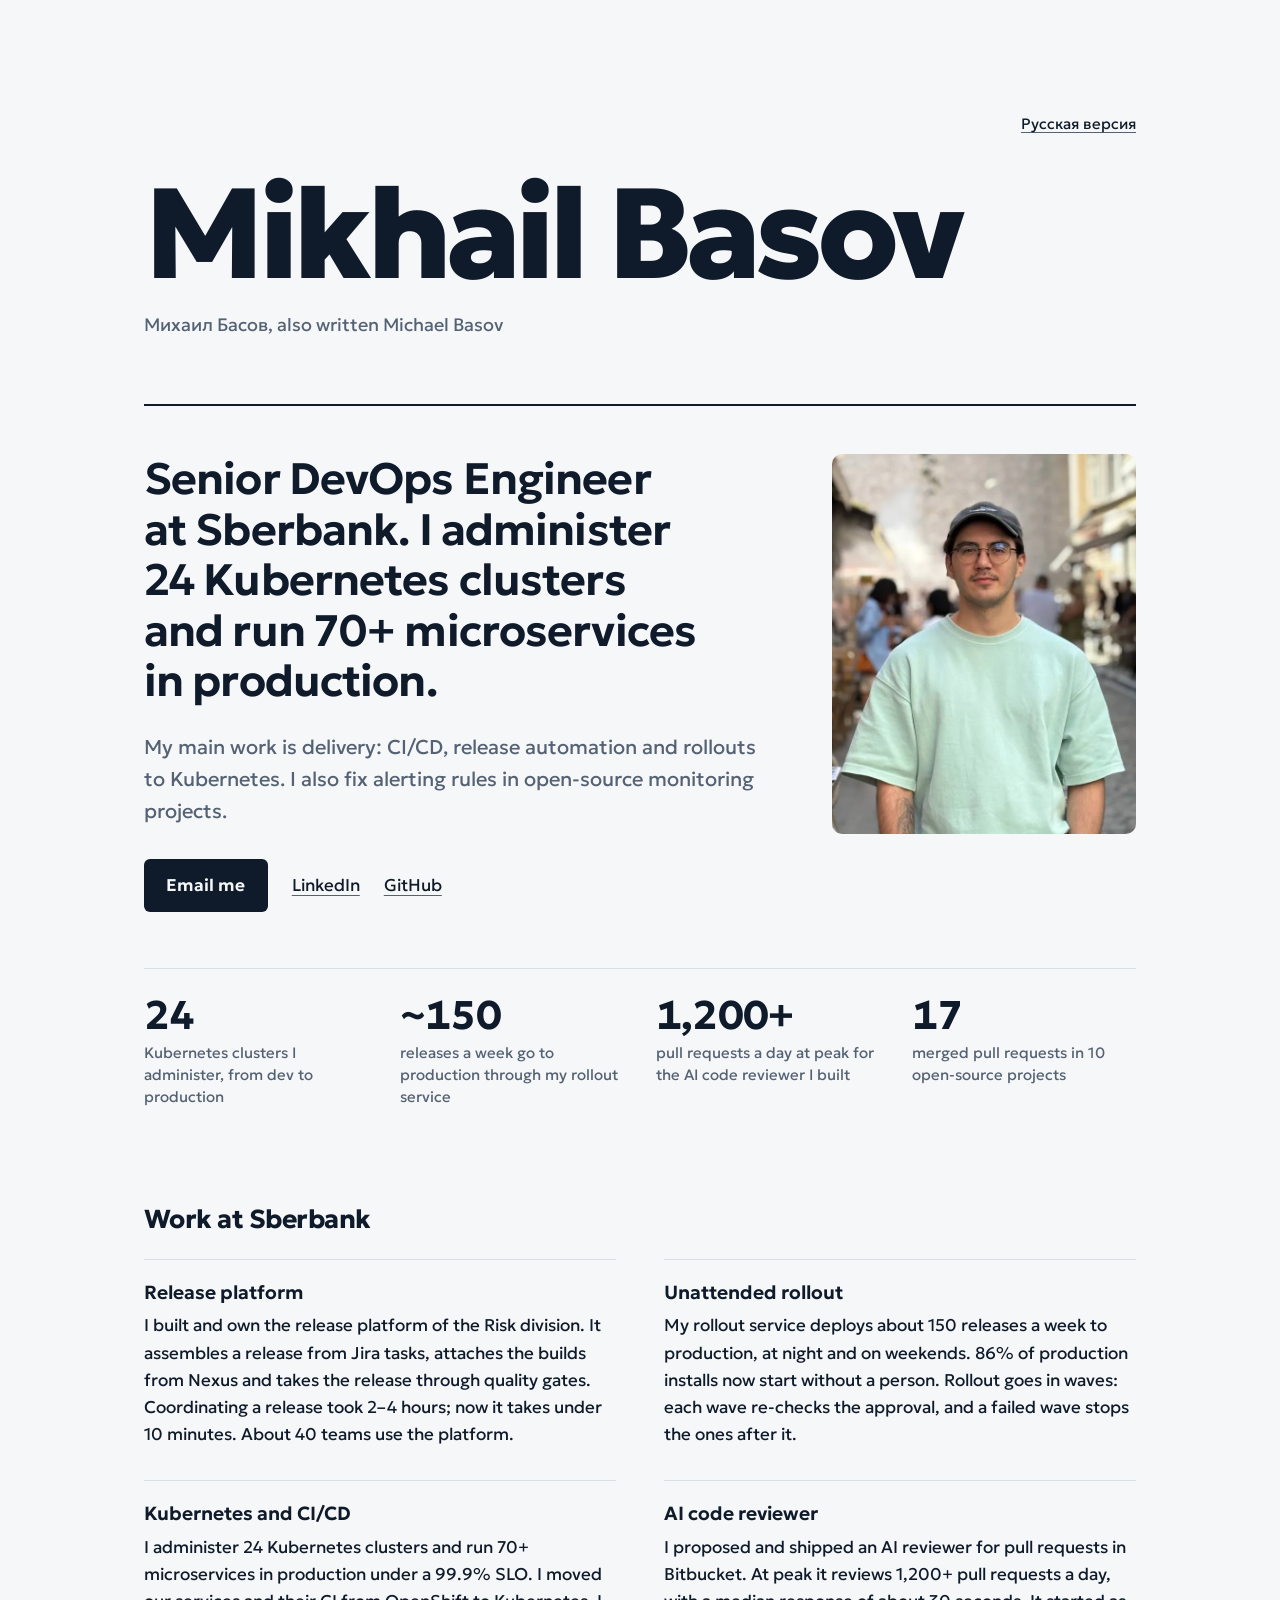
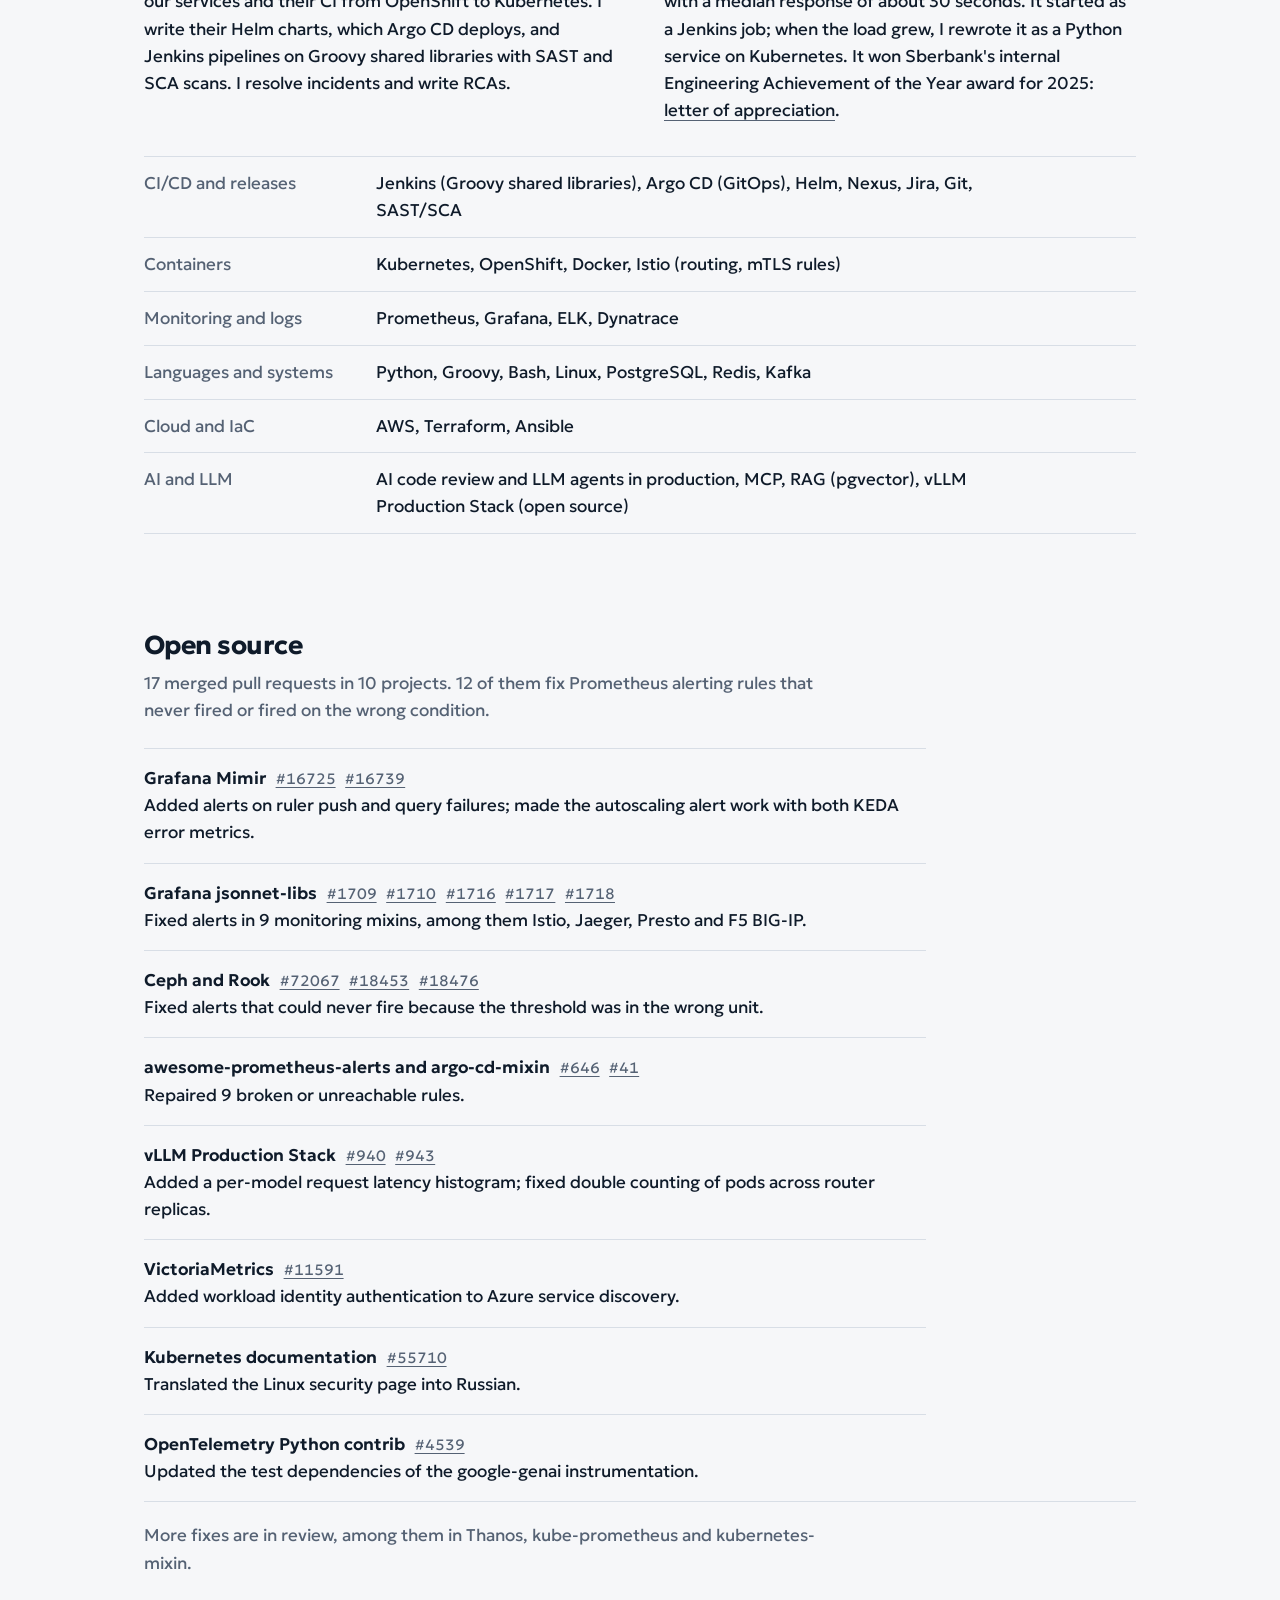
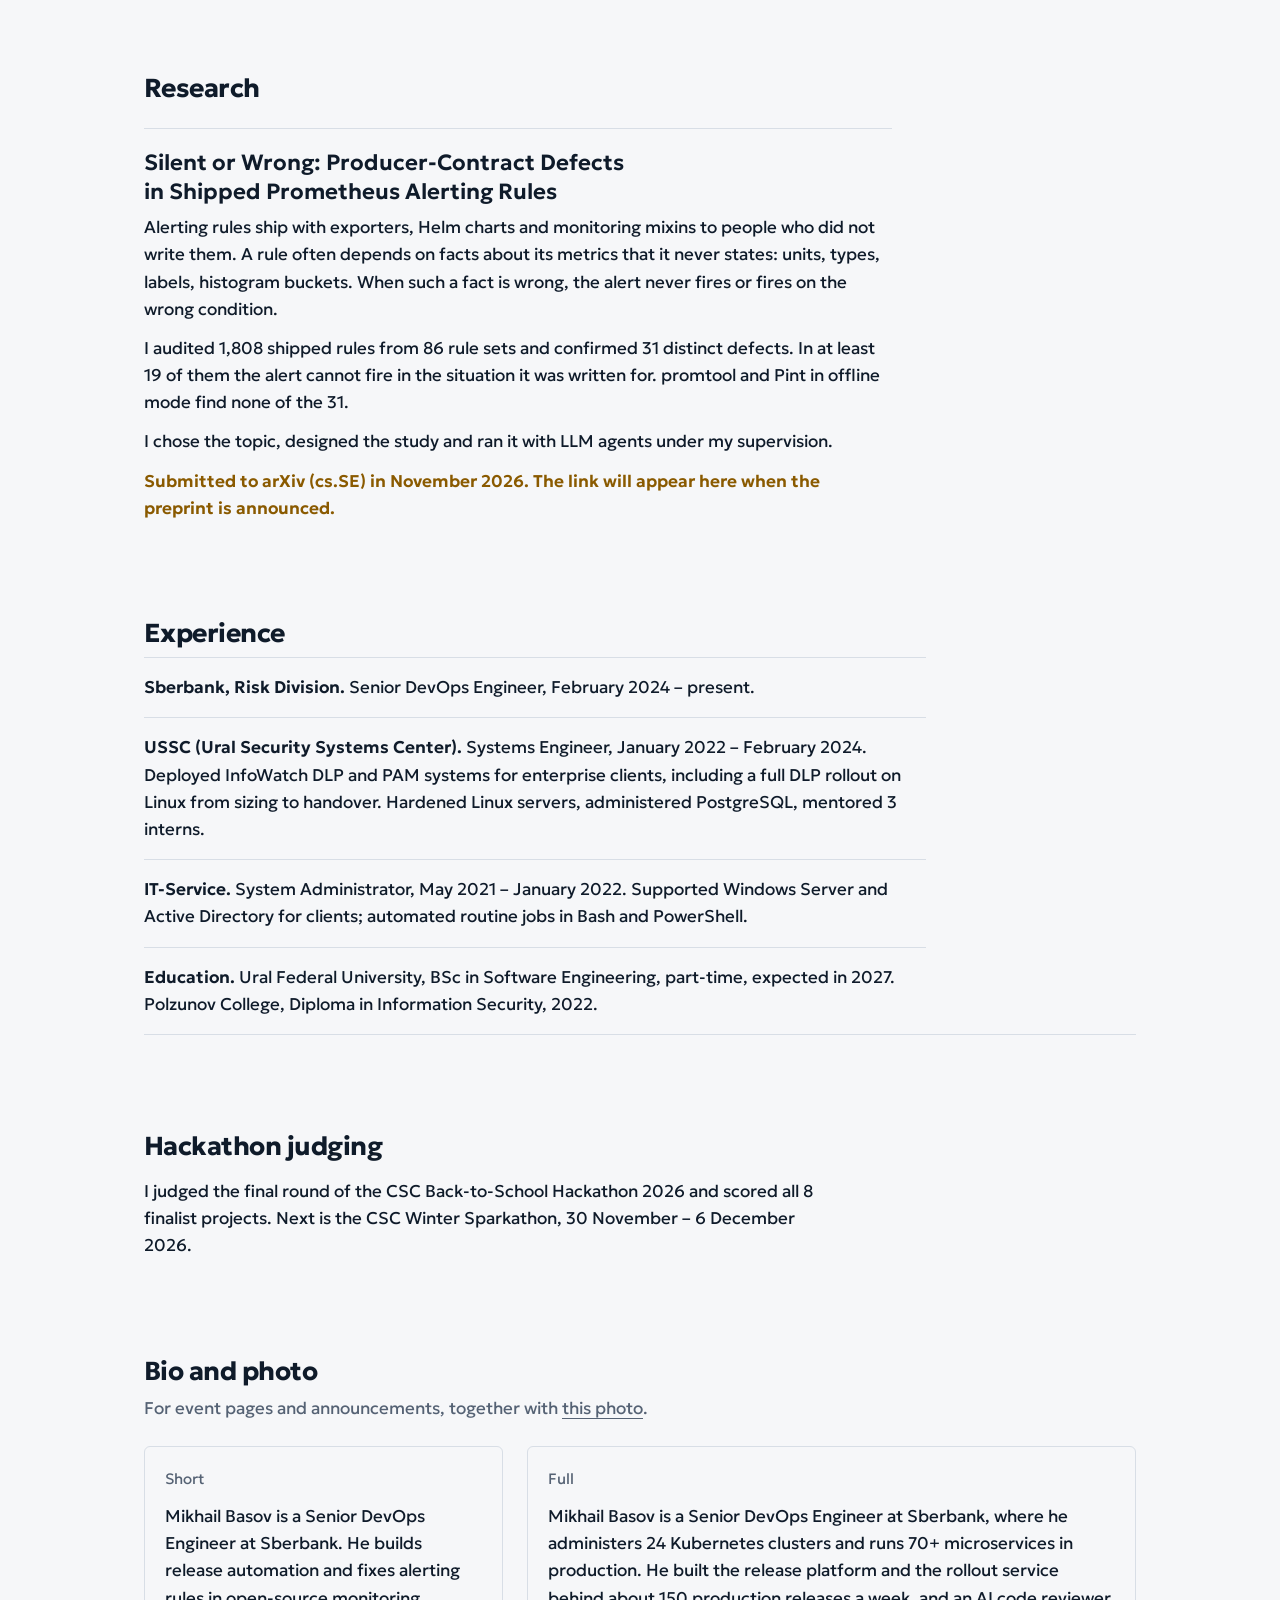
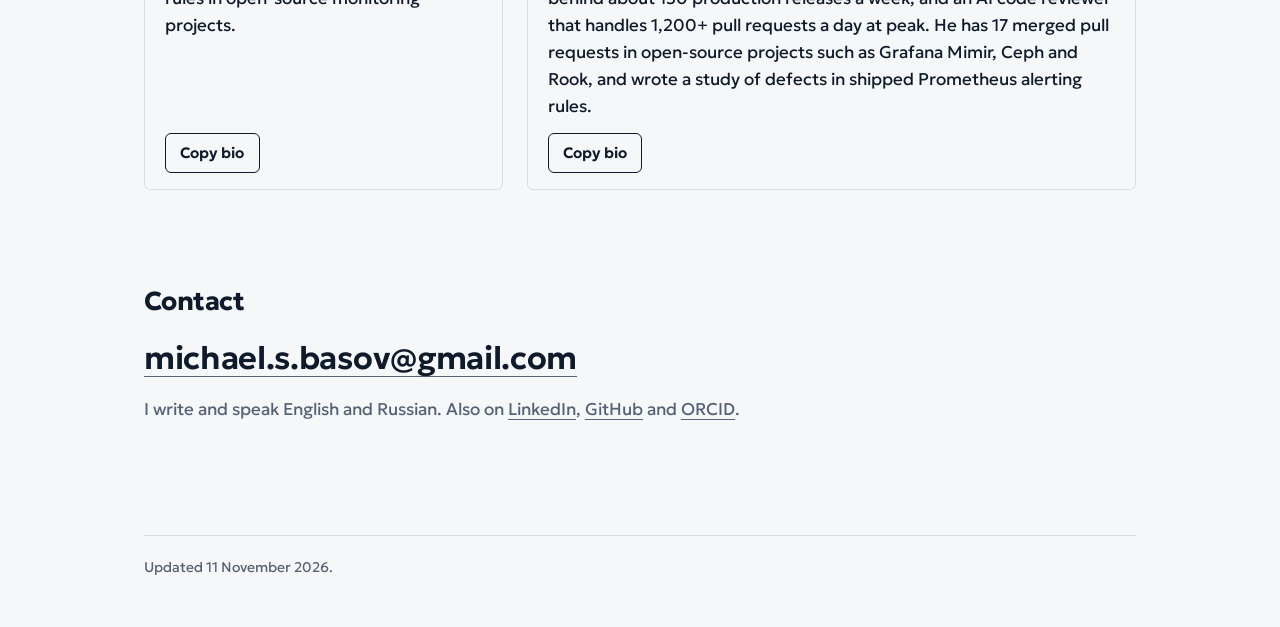
<file: index.html>
<!doctype html>
<html lang="en">
<head>
<meta charset="utf-8">
<meta name="viewport" content="width=device-width, initial-scale=1">
<title>Mikhail Basov, Senior DevOps Engineer</title>
<meta name="description" content="Mikhail Basov is a Senior DevOps Engineer at Sberbank: 24 Kubernetes clusters, release automation, an AI code reviewer, and alerting fixes in open-source monitoring projects.">
<meta name="author" content="Mikhail Basov">
<meta name="google-site-verification" content="wXqjeQaprQdttI6DC9yuihSUztUnCnxNm0q5E77JLOk">
<meta name="msvalidate.01" content="C907816F792465A0310B69FD2093894A">
<meta name="yandex-verification" content="fb7ec4552c0c7ad4">
<link rel="canonical" href="https://mikhailbasov.github.io/">
<link rel="alternate" hreflang="en" href="https://mikhailbasov.github.io/">
<link rel="alternate" hreflang="ru" href="https://mikhailbasov.github.io/ru/">
<link rel="alternate" hreflang="x-default" href="https://mikhailbasov.github.io/">
<meta name="color-scheme" content="light dark">
<meta name="robots" content="max-image-preview:large">
<meta property="og:site_name" content="Mikhail Basov">
<meta property="og:type" content="profile">
<meta property="og:locale" content="en_US">
<meta property="og:locale:alternate" content="ru_RU">
<meta property="og:title" content="Mikhail Basov, Senior DevOps Engineer">
<meta property="og:description" content="Senior DevOps Engineer at Sberbank: Kubernetes, release automation, AI code review and alerting fixes in open source.">
<meta property="og:url" content="https://mikhailbasov.github.io/">
<meta property="profile:first_name" content="Mikhail">
<meta property="profile:last_name" content="Basov">
<meta property="og:image" content="https://mikhailbasov.github.io/mikhail-basov.jpg">
<meta property="og:image:width" content="640">
<meta property="og:image:height" content="800">
<meta property="og:image:alt" content="Mikhail Basov">
<meta name="twitter:card" content="summary">
<link rel="icon" href="/icon-192.png" type="image/png" sizes="192x192">
<link rel="icon" href="/favicon.ico" sizes="48x48">
<link rel="apple-touch-icon" href="/apple-touch-icon.png">
<link rel="alternate" type="text/markdown" href="llms.txt" title="Profile summary for language models">
<link rel="preconnect" href="https://fonts.googleapis.com">
<link rel="preconnect" href="https://fonts.gstatic.com" crossorigin>
<link rel="stylesheet" href="https://fonts.googleapis.com/css2?family=Geologica:wght@300..800&display=swap">
<script type="application/ld+json">
{
  "@context": "https://schema.org",
  "@type": "WebSite",
  "@id": "https://mikhailbasov.github.io/#website",
  "name": "Mikhail Basov",
  "alternateName": ["Михаил Басов", "mikhailbasov.github.io"],
  "url": "https://mikhailbasov.github.io/"
}
</script>
<script type="application/ld+json">
{
  "@context": "https://schema.org",
  "@type": "ProfilePage",
  "@id": "https://mikhailbasov.github.io/#page",
  "url": "https://mikhailbasov.github.io/",
  "name": "Mikhail Basov",
  "inLanguage": "en",
  "dateModified": "2026-11-11T08:25:36Z",
  "mainEntity": {
    "@type": "Person",
    "@id": "https://mikhailbasov.github.io/#person",
    "name": "Mikhail Basov",
    "givenName": "Mikhail",
    "familyName": "Basov",
    "alternateName": ["Michael Basov", "Михаил Басов"],
    "url": "https://mikhailbasov.github.io/",
    "image": "https://mikhailbasov.github.io/mikhail-basov.jpg",
    "email": "mailto:michael.s.basov@gmail.com",
    "jobTitle": "Senior DevOps Engineer",
    "description": "Mikhail Basov is a Senior DevOps Engineer at Sberbank, where he administers 24 Kubernetes clusters and runs 70+ microservices in production. He built the release platform and the rollout service behind about 150 production releases a week, and an AI code reviewer that handles 1,200+ pull requests a day at peak. He has 17 merged pull requests in open-source projects such as Grafana Mimir, Ceph and Rook, and wrote a study of defects in shipped Prometheus alerting rules.",
    "worksFor": {
      "@type": "Organization",
      "name": "Sberbank",
      "sameAs": ["https://en.wikipedia.org/wiki/Sberbank", "https://www.wikidata.org/wiki/Q205012"]
    },
    "affiliation": {
      "@type": "CollegeOrUniversity",
      "name": "Ural Federal University",
      "sameAs": ["https://en.wikipedia.org/wiki/Ural_Federal_University", "https://www.wikidata.org/wiki/Q1506552"]
    },
    "award": "Engineering Achievement of the Year 2025, Sberbank (internal)",
    "knowsLanguage": ["en", "ru"],
    "knowsAbout": ["DevOps", "Kubernetes", "CI/CD", "Release automation", "GitOps", "Prometheus", "Alerting rules", "AI code review"],
    "identifier": {"@type": "PropertyValue", "propertyID": "ORCID", "value": "0009-0002-6459-9166"},
    "sameAs": [
      "https://github.com/banlor",
      "https://www.linkedin.com/in/michael-basov",
      "https://orcid.org/0009-0002-6459-9166"
    ]
  }
}
</script>
<link rel="stylesheet" href="/style.css">
</head>
<body>
<div class="page">
  <header class="identity">
    <p class="lang"><a href="/ru/" hreflang="ru" lang="ru">Русская версия</a></p>
    <h1>Mikhail Basov</h1>
    <p class="aka"><span lang="ru">Михаил Басов</span>, also written Michael Basov</p>
  </header>

  <main>
    <section class="hero" aria-label="Introduction">
      <div class="hero-text">
        <p class="pitch">Senior DevOps Engineer at Sberbank. I administer 24 Kubernetes clusters and run 70+ microservices in production.</p>
        <p class="sub">My main work is delivery: CI/CD, release automation and rollouts to Kubernetes. I also fix alerting rules in open-source monitoring projects.</p>
        <p class="cta">
          <a class="button" href="mailto:michael.s.basov@gmail.com">Email me</a>
          <a rel="me" href="https://www.linkedin.com/in/michael-basov">LinkedIn</a>
          <a rel="me" href="https://github.com/banlor">GitHub</a>
        </p>
      </div>
      <picture class="portrait">
        <source srcset="mikhail-basov.webp" type="image/webp">
        <img src="mikhail-basov.jpg" width="640" height="800" alt="Mikhail Basov">
      </picture>
    </section>

    <ul class="numbers" aria-label="In numbers">
      <li><strong>24</strong><span>Kubernetes clusters I administer, from dev to production</span></li>
      <li><strong>~150</strong><span>releases a week go to production through my rollout service</span></li>
      <li><strong>1,200+</strong><span>pull requests a day at peak for the AI code reviewer I built</span></li>
      <li><strong>17</strong><span>merged pull requests in 10 open-source projects</span></li>
    </ul>

    <section id="work" aria-labelledby="work-title">
      <h2 id="work-title">Work at Sberbank</h2>
      <div class="pillars">
        <article>
          <h3>Release platform</h3>
          <p>I built and own the release platform of the Risk division. It assembles a release from Jira tasks, attaches the builds from Nexus and takes the release through quality gates. Coordinating a release took 2–4 hours; now it takes under 10 minutes. About 40 teams use the platform.</p>
        </article>
        <article>
          <h3>Unattended rollout</h3>
          <p>My rollout service deploys about 150 releases a week to production, at night and on weekends. 86% of production installs now start without a person. Rollout goes in waves: each wave re-checks the approval, and a failed wave stops the ones after it.</p>
        </article>
        <article>
          <h3>Kubernetes and CI/CD</h3>
          <p>I administer 24 Kubernetes clusters and run 70+ microservices in production under a 99.9% SLO. I moved our services and their CI from OpenShift to Kubernetes. I write their Helm charts, which Argo CD deploys, and Jenkins pipelines on Groovy shared libraries with SAST and SCA scans. I resolve incidents and write RCAs.</p>
        </article>
        <article>
          <h3>AI code reviewer</h3>
          <p>I proposed and shipped an AI reviewer for pull requests in Bitbucket. At peak it reviews 1,200+ pull requests a day, with a median response of about 30 seconds. It started as a Jenkins job; when the load grew, I rewrote it as a Python service on Kubernetes. It won Sberbank's internal Engineering Achievement of the Year award for 2025: <a href="https://mikhail-basov-docs.s3.eu-central-1.amazonaws.com/index.html?lang=en">letter of appreciation</a>.</p>
        </article>
      </div>
      <dl class="stack">
        <div><dt>CI/CD and releases</dt><dd>Jenkins (Groovy shared libraries), Argo CD (GitOps), Helm, Nexus, Jira, Git, SAST/SCA</dd></div>
        <div><dt>Containers</dt><dd>Kubernetes, OpenShift, Docker, Istio (routing, mTLS rules)</dd></div>
        <div><dt>Monitoring and logs</dt><dd>Prometheus, Grafana, ELK, Dynatrace</dd></div>
        <div><dt>Languages and systems</dt><dd>Python, Groovy, Bash, Linux, PostgreSQL, Redis, Kafka</dd></div>
        <div><dt>Cloud and IaC</dt><dd>AWS, Terraform, Ansible</dd></div>
        <div><dt>AI and LLM</dt><dd>AI code review and LLM agents in production, MCP, RAG (pgvector), vLLM Production Stack (open source)</dd></div>
      </dl>
    </section>

    <section id="open-source" aria-labelledby="open-source-title">
      <h2 id="open-source-title">Open source</h2>
      <p class="note">17 merged pull requests in 10 projects. 12 of them fix Prometheus alerting rules that never fired or fired on the wrong condition.</p>
      <ul class="topics">
        <li><strong>Grafana Mimir</strong> <span class="prs"><a href="https://github.com/grafana/mimir/pull/16725">#16725</a> <a href="https://github.com/grafana/mimir/pull/16739">#16739</a></span><br>Added alerts on ruler push and query failures; made the autoscaling alert work with both KEDA error metrics.</li>
        <li><strong>Grafana jsonnet-libs</strong> <span class="prs"><a href="https://github.com/grafana/jsonnet-libs/pull/1709">#1709</a> <a href="https://github.com/grafana/jsonnet-libs/pull/1710">#1710</a> <a href="https://github.com/grafana/jsonnet-libs/pull/1716">#1716</a> <a href="https://github.com/grafana/jsonnet-libs/pull/1717">#1717</a> <a href="https://github.com/grafana/jsonnet-libs/pull/1718">#1718</a></span><br>Fixed alerts in 9 monitoring mixins, among them Istio, Jaeger, Presto and F5 BIG-IP.</li>
        <li><strong>Ceph and Rook</strong> <span class="prs"><a href="https://github.com/ceph/ceph/pull/72067">#72067</a> <a href="https://github.com/rook/rook/pull/18453">#18453</a> <a href="https://github.com/rook/rook/pull/18476">#18476</a></span><br>Fixed alerts that could never fire because the threshold was in the wrong unit.</li>
        <li><strong>awesome-prometheus-alerts and argo-cd-mixin</strong> <span class="prs"><a href="https://github.com/samber/awesome-prometheus-alerts/pull/646">#646</a> <a href="https://github.com/adinhodovic/argo-cd-mixin/pull/41">#41</a></span><br>Repaired 9 broken or unreachable rules.</li>
        <li><strong>vLLM Production Stack</strong> <span class="prs"><a href="https://github.com/vllm-project/production-stack/pull/940">#940</a> <a href="https://github.com/vllm-project/production-stack/pull/943">#943</a></span><br>Added a per-model request latency histogram; fixed double counting of pods across router replicas.</li>
        <li><strong>VictoriaMetrics</strong> <span class="prs"><a href="https://github.com/VictoriaMetrics/VictoriaMetrics/pull/11591">#11591</a></span><br>Added workload identity authentication to Azure service discovery.</li>
        <li><strong>Kubernetes documentation</strong> <span class="prs"><a href="https://github.com/kubernetes/website/pull/55710">#55710</a></span><br>Translated the Linux security page into Russian.</li>
        <li><strong>OpenTelemetry Python contrib</strong> <span class="prs"><a href="https://github.com/open-telemetry/opentelemetry-python-contrib/pull/4539">#4539</a></span><br>Updated the test dependencies of the google-genai instrumentation.</li>
      </ul>
      <p class="after">More fixes are in review, among them in Thanos, kube-prometheus and kubernetes-mixin.</p>
    </section>

    <section id="research" aria-labelledby="research-title">
      <h2 id="research-title">Research</h2>
      <div class="paper">
        <h3>Silent or Wrong: Producer-Contract Defects in Shipped Prometheus Alerting Rules</h3>
        <p>Alerting rules ship with exporters, Helm charts and monitoring mixins to people who did not write them. A rule often depends on facts about its metrics that it never states: units, types, labels, histogram buckets. When such a fact is wrong, the alert never fires or fires on the wrong condition.</p>
        <p>I audited 1,808 shipped rules from 86 rule sets and confirmed 31 distinct defects. In at least 19 of them the alert cannot fire in the situation it was written for. promtool and Pint in offline mode find none of the 31.</p>
        <p>I chose the topic, designed the study and ran it with LLM agents under my supervision.</p>
        <p class="status">Submitted to arXiv (cs.SE) in November 2026. The link will appear here when the preprint is announced.</p>
      </div>
    </section>

    <section id="experience" aria-labelledby="experience-title">
      <h2 id="experience-title">Experience</h2>
      <ul class="topics">
        <li><strong>Sberbank, Risk Division.</strong> Senior DevOps Engineer, February 2024 – present.</li>
        <li><strong>USSC (Ural Security Systems Center).</strong> Systems Engineer, January 2022 – February 2024. Deployed InfoWatch DLP and PAM systems for enterprise clients, including a full DLP rollout on Linux from sizing to handover. Hardened Linux servers, administered PostgreSQL, mentored 3 interns.</li>
        <li><strong>IT-Service.</strong> System Administrator, May 2021 – January 2022. Supported Windows Server and Active Directory for clients; automated routine jobs in Bash and PowerShell.</li>
        <li><strong>Education.</strong> Ural Federal University, BSc in Software Engineering, part-time, expected in 2027. Polzunov College, Diploma in Information Security, 2022.</li>
      </ul>
    </section>

    <section id="judging" aria-labelledby="judging-title">
      <h2 id="judging-title">Hackathon judging</h2>
      <p class="plain">I judged the final round of the CSC Back-to-School Hackathon 2026 and scored all 8 finalist projects. Next is the CSC Winter Sparkathon, 30 November – 6 December 2026.</p>
    </section>

    <section id="bio" aria-labelledby="bio-title">
      <h2 id="bio-title">Bio and photo</h2>
      <p class="note">For event pages and announcements, together with <a href="mikhail-basov.jpg" download>this photo</a>.</p>
      <div class="bios">
        <figure class="bio">
          <figcaption>Short</figcaption>
          <p id="bio-short">Mikhail Basov is a Senior DevOps Engineer at Sberbank. He builds release automation and fixes alerting rules in open-source monitoring projects.</p>
          <button type="button" data-copy="bio-short" data-done="Copied" data-fallback="Text selected, copy it">Copy bio</button>
        </figure>
        <figure class="bio">
          <figcaption>Full</figcaption>
          <p id="bio-full">Mikhail Basov is a Senior DevOps Engineer at Sberbank, where he administers 24 Kubernetes clusters and runs 70+ microservices in production. He built the release platform and the rollout service behind about 150 production releases a week, and an AI code reviewer that handles 1,200+ pull requests a day at peak. He has 17 merged pull requests in open-source projects such as Grafana Mimir, Ceph and Rook, and wrote a study of defects in shipped Prometheus alerting rules.</p>
          <button type="button" data-copy="bio-full" data-done="Copied" data-fallback="Text selected, copy it">Copy bio</button>
        </figure>
      </div>
    </section>

    <section id="contact" aria-labelledby="contact-title">
      <h2 id="contact-title">Contact</h2>
      <p class="contact-line"><a href="mailto:michael.s.basov@gmail.com">michael.s.basov@gmail.com</a></p>
      <p class="contact-more">I write and speak English and Russian. Also on <a rel="me" href="https://www.linkedin.com/in/michael-basov">LinkedIn</a>, <a rel="me" href="https://github.com/banlor">GitHub</a> and <a rel="me" href="https://orcid.org/0009-0002-6459-9166">ORCID</a>.</p>
    </section>
  </main>

  <footer>
    <p>Updated 11 November 2026.</p>
  </footer>
</div>
<script src="/site.js" defer></script>
</body>
</html>
</file>
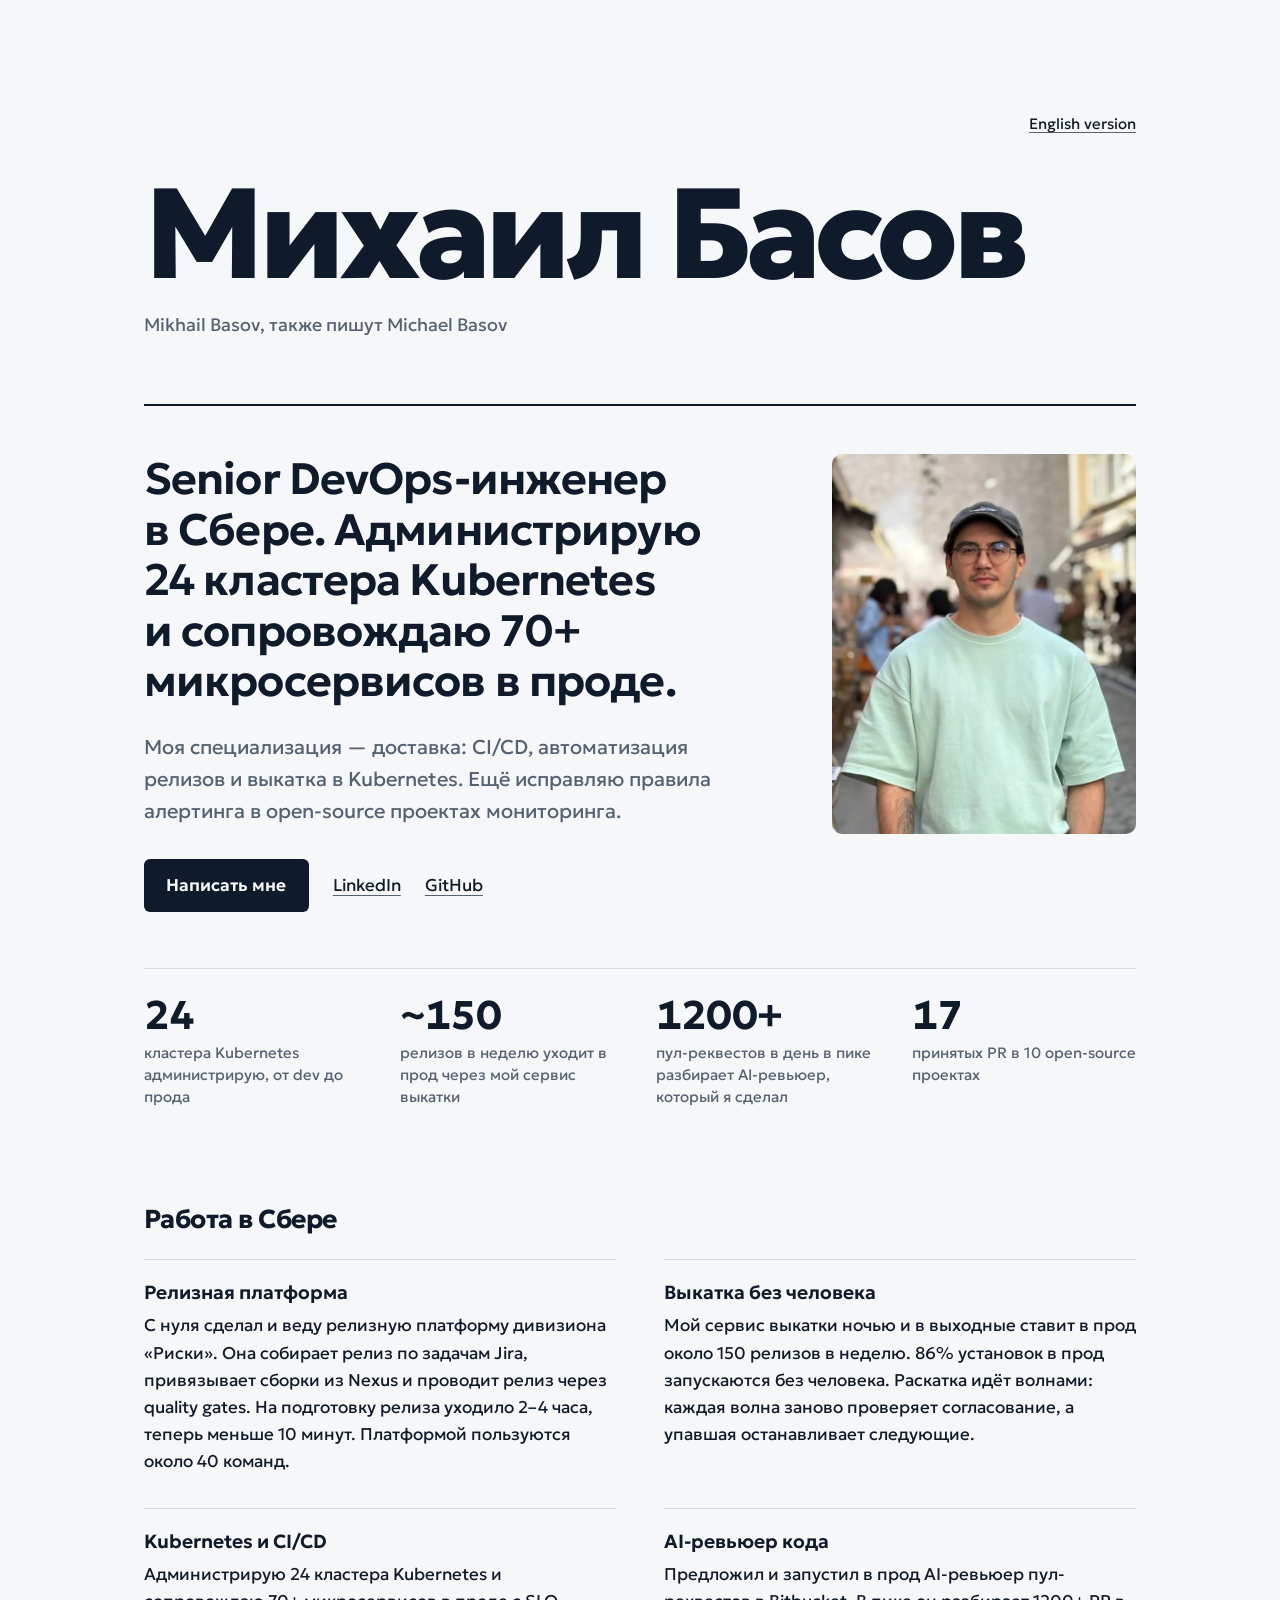
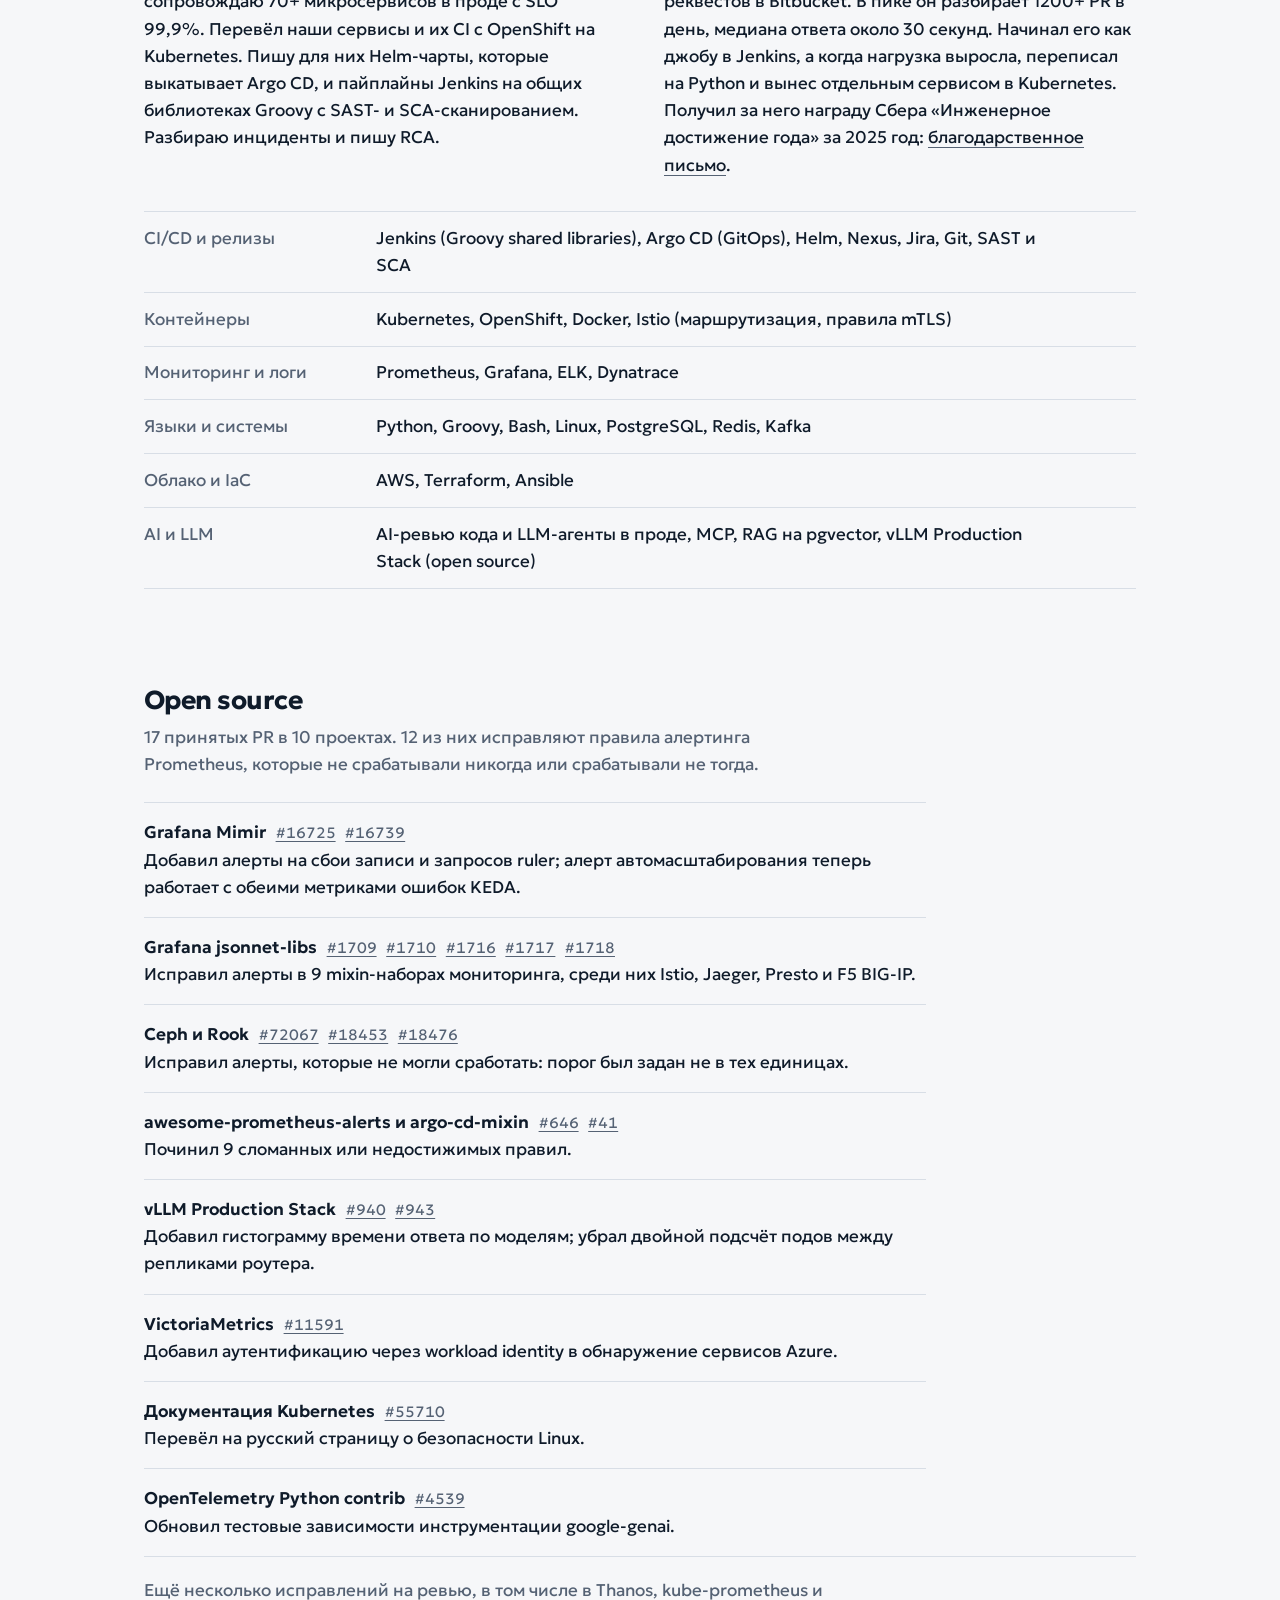
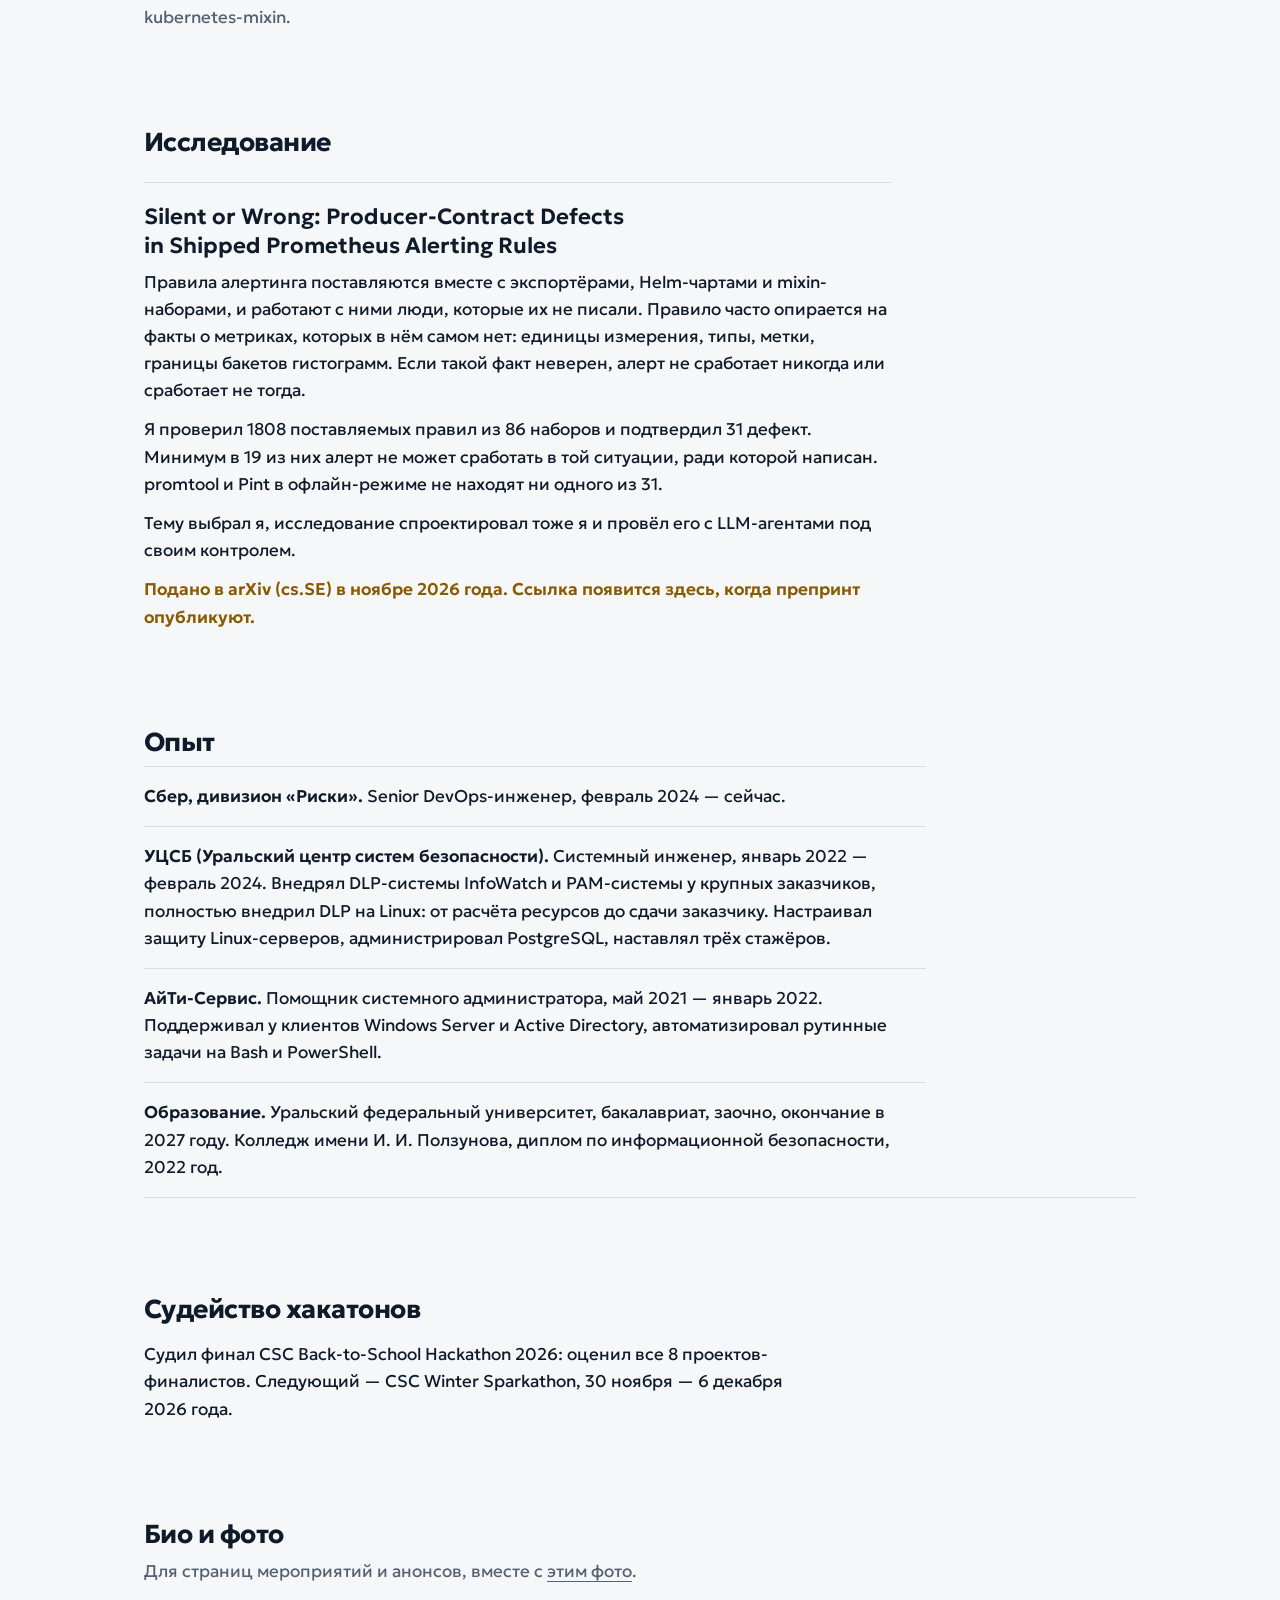
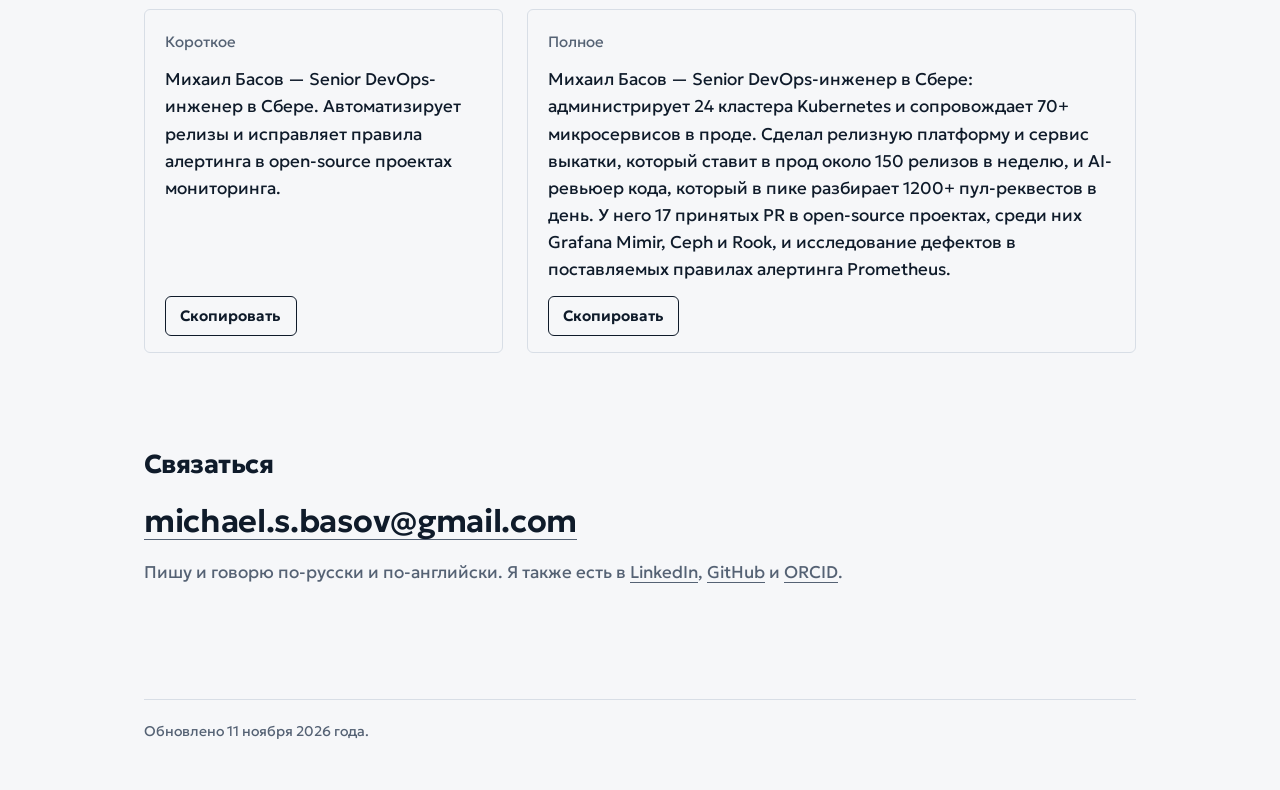
<file: ru/index.html>
<!doctype html>
<html lang="ru">
<head>
<meta charset="utf-8">
<meta name="viewport" content="width=device-width, initial-scale=1">
<title>Михаил Басов, Senior DevOps-инженер</title>
<meta name="description" content="Михаил Басов — Senior DevOps-инженер в Сбере: 24 кластера Kubernetes, автоматизация релизов, AI-ревьюер кода и исправления алертинга в open-source проектах мониторинга.">
<meta name="author" content="Михаил Басов">
<link rel="canonical" href="https://mikhailbasov.github.io/ru/">
<link rel="alternate" hreflang="en" href="https://mikhailbasov.github.io/">
<link rel="alternate" hreflang="ru" href="https://mikhailbasov.github.io/ru/">
<link rel="alternate" hreflang="x-default" href="https://mikhailbasov.github.io/">
<meta name="color-scheme" content="light dark">
<meta name="robots" content="max-image-preview:large">
<meta property="og:site_name" content="Mikhail Basov">
<meta property="og:type" content="profile">
<meta property="og:locale" content="ru_RU">
<meta property="og:locale:alternate" content="en_US">
<meta property="og:title" content="Михаил Басов, Senior DevOps-инженер">
<meta property="og:description" content="Senior DevOps-инженер в Сбере: Kubernetes, автоматизация релизов, AI-ревью кода и исправления алертинга в open source.">
<meta property="og:url" content="https://mikhailbasov.github.io/ru/">
<meta property="profile:first_name" content="Михаил">
<meta property="profile:last_name" content="Басов">
<meta property="og:image" content="https://mikhailbasov.github.io/mikhail-basov.jpg">
<meta property="og:image:width" content="640">
<meta property="og:image:height" content="800">
<meta property="og:image:alt" content="Михаил Басов">
<meta name="twitter:card" content="summary">
<link rel="icon" href="/icon-192.png" type="image/png" sizes="192x192">
<link rel="icon" href="/favicon.ico" sizes="48x48">
<link rel="apple-touch-icon" href="/apple-touch-icon.png">
<link rel="alternate" type="text/markdown" href="/llms.txt" title="Профиль для языковых моделей">
<link rel="preconnect" href="https://fonts.googleapis.com">
<link rel="preconnect" href="https://fonts.gstatic.com" crossorigin>
<link rel="stylesheet" href="https://fonts.googleapis.com/css2?family=Geologica:wght@300..800&display=swap">
<script type="application/ld+json">
{
  "@context": "https://schema.org",
  "@type": "ProfilePage",
  "@id": "https://mikhailbasov.github.io/ru/#page",
  "url": "https://mikhailbasov.github.io/ru/",
  "name": "Михаил Басов",
  "inLanguage": "ru",
  "dateModified": "2026-11-11T08:25:36Z",
  "mainEntity": {
    "@type": "Person",
    "@id": "https://mikhailbasov.github.io/#person",
    "name": "Михаил Басов",
    "givenName": "Михаил",
    "familyName": "Басов",
    "alternateName": ["Mikhail Basov", "Michael Basov"],
    "url": "https://mikhailbasov.github.io/",
    "image": "https://mikhailbasov.github.io/mikhail-basov.jpg",
    "email": "mailto:michael.s.basov@gmail.com",
    "jobTitle": "Senior DevOps-инженер",
    "description": "Михаил Басов — Senior DevOps-инженер в Сбере: администрирует 24 кластера Kubernetes и сопровождает 70+ микросервисов в проде. Сделал релизную платформу и сервис выкатки, который ставит в прод около 150 релизов в неделю, и AI-ревьюер кода, который в пике разбирает 1200+ пул-реквестов в день. У него 17 принятых PR в open-source проектах, среди них Grafana Mimir, Ceph и Rook, и исследование дефектов в поставляемых правилах алертинга Prometheus.",
    "worksFor": {
      "@type": "Organization",
      "name": "Сбер",
      "alternateName": "Sberbank",
      "sameAs": ["https://www.wikidata.org/wiki/Q205012", "https://en.wikipedia.org/wiki/Sberbank"]
    },
    "affiliation": {
      "@type": "CollegeOrUniversity",
      "name": "Уральский федеральный университет",
      "alternateName": "Ural Federal University",
      "sameAs": ["https://www.wikidata.org/wiki/Q1506552", "https://en.wikipedia.org/wiki/Ural_Federal_University"]
    },
    "award": "Награда Сбера «Инженерное достижение года», 2025 (внутренняя)",
    "knowsLanguage": ["ru", "en"],
    "knowsAbout": ["DevOps", "Kubernetes", "CI/CD", "Автоматизация релизов", "GitOps", "Prometheus", "Правила алертинга", "AI-ревью кода"],
    "identifier": {"@type": "PropertyValue", "propertyID": "ORCID", "value": "0009-0002-6459-9166"},
    "sameAs": [
      "https://github.com/banlor",
      "https://www.linkedin.com/in/michael-basov",
      "https://orcid.org/0009-0002-6459-9166"
    ]
  }
}
</script>
<link rel="stylesheet" href="/style.css">
</head>
<body>
<div class="page">
  <header class="identity">
    <p class="lang"><a href="/" hreflang="en" lang="en">English version</a></p>
    <h1>Михаил Басов</h1>
    <p class="aka"><span lang="en">Mikhail Basov</span>, также пишут <span lang="en">Michael Basov</span></p>
  </header>

  <main>
    <section class="hero" aria-label="Знакомство">
      <div class="hero-text">
        <p class="pitch">Senior DevOps-инженер в Сбере. Администрирую 24 кластера Kubernetes и сопровождаю 70+ микросервисов в проде.</p>
        <p class="sub">Моя специализация — доставка: CI/CD, автоматизация релизов и выкатка в Kubernetes. Ещё исправляю правила алертинга в open-source проектах мониторинга.</p>
        <p class="cta">
          <a class="button" href="mailto:michael.s.basov@gmail.com">Написать мне</a>
          <a rel="me" href="https://www.linkedin.com/in/michael-basov">LinkedIn</a>
          <a rel="me" href="https://github.com/banlor">GitHub</a>
        </p>
      </div>
      <picture class="portrait">
        <source srcset="/mikhail-basov.webp" type="image/webp">
        <img src="/mikhail-basov.jpg" width="640" height="800" alt="Михаил Басов">
      </picture>
    </section>

    <ul class="numbers" aria-label="В цифрах">
      <li><strong>24</strong><span>кластера Kubernetes администрирую, от dev до прода</span></li>
      <li><strong>~150</strong><span>релизов в неделю уходит в прод через мой сервис выкатки</span></li>
      <li><strong>1200+</strong><span>пул-реквестов в день в пике разбирает AI-ревьюер, который я сделал</span></li>
      <li><strong>17</strong><span>принятых PR в 10 open-source проектах</span></li>
    </ul>

    <section id="work" aria-labelledby="work-title">
      <h2 id="work-title">Работа в Сбере</h2>
      <div class="pillars">
        <article>
          <h3>Релизная платформа</h3>
          <p>С нуля сделал и веду релизную платформу дивизиона «Риски». Она собирает релиз по задачам Jira, привязывает сборки из Nexus и проводит релиз через quality gates. На подготовку релиза уходило 2–4 часа, теперь меньше 10 минут. Платформой пользуются около 40 команд.</p>
        </article>
        <article>
          <h3>Выкатка без человека</h3>
          <p>Мой сервис выкатки ночью и в выходные ставит в прод около 150 релизов в неделю. 86% установок в прод запускаются без человека. Раскатка идёт волнами: каждая волна заново проверяет согласование, а упавшая останавливает следующие.</p>
        </article>
        <article>
          <h3>Kubernetes и CI/CD</h3>
          <p>Администрирую 24 кластера Kubernetes и сопровождаю 70+ микросервисов в проде с SLO 99,9%. Перевёл наши сервисы и их CI с OpenShift на Kubernetes. Пишу для них Helm-чарты, которые выкатывает Argo CD, и пайплайны Jenkins на общих библиотеках Groovy с SAST- и SCA-сканированием. Разбираю инциденты и пишу RCA.</p>
        </article>
        <article>
          <h3>AI-ревьюер кода</h3>
          <p>Предложил и запустил в прод AI-ревьюер пул-реквестов в Bitbucket. В пике он разбирает 1200+ PR в день, медиана ответа около 30 секунд. Начинал его как джобу в Jenkins, а когда нагрузка выросла, переписал на Python и вынес отдельным сервисом в Kubernetes. Получил за него награду Сбера «Инженерное достижение года» за 2025 год: <a href="https://mikhail-basov-docs.s3.eu-central-1.amazonaws.com/index.html?lang=ru">благодарственное письмо</a>.</p>
        </article>
      </div>
      <dl class="stack">
        <div><dt>CI/CD и релизы</dt><dd>Jenkins (Groovy shared libraries), Argo CD (GitOps), Helm, Nexus, Jira, Git, SAST и SCA</dd></div>
        <div><dt>Контейнеры</dt><dd>Kubernetes, OpenShift, Docker, Istio (маршрутизация, правила mTLS)</dd></div>
        <div><dt>Мониторинг и логи</dt><dd>Prometheus, Grafana, ELK, Dynatrace</dd></div>
        <div><dt>Языки и системы</dt><dd>Python, Groovy, Bash, Linux, PostgreSQL, Redis, Kafka</dd></div>
        <div><dt>Облако и IaC</dt><dd>AWS, Terraform, Ansible</dd></div>
        <div><dt>AI и LLM</dt><dd>AI-ревью кода и LLM-агенты в проде, MCP, RAG на pgvector, vLLM Production Stack (open source)</dd></div>
      </dl>
    </section>

    <section id="open-source" aria-labelledby="open-source-title">
      <h2 id="open-source-title">Open source</h2>
      <p class="note">17 принятых PR в 10 проектах. 12 из них исправляют правила алертинга Prometheus, которые не срабатывали никогда или срабатывали не тогда.</p>
      <ul class="topics">
        <li><strong>Grafana Mimir</strong> <span class="prs"><a href="https://github.com/grafana/mimir/pull/16725">#16725</a> <a href="https://github.com/grafana/mimir/pull/16739">#16739</a></span><br>Добавил алерты на сбои записи и запросов ruler; алерт автомасштабирования теперь работает с обеими метриками ошибок KEDA.</li>
        <li><strong>Grafana jsonnet-libs</strong> <span class="prs"><a href="https://github.com/grafana/jsonnet-libs/pull/1709">#1709</a> <a href="https://github.com/grafana/jsonnet-libs/pull/1710">#1710</a> <a href="https://github.com/grafana/jsonnet-libs/pull/1716">#1716</a> <a href="https://github.com/grafana/jsonnet-libs/pull/1717">#1717</a> <a href="https://github.com/grafana/jsonnet-libs/pull/1718">#1718</a></span><br>Исправил алерты в 9 mixin-наборах мониторинга, среди них Istio, Jaeger, Presto и F5 BIG-IP.</li>
        <li><strong>Ceph и Rook</strong> <span class="prs"><a href="https://github.com/ceph/ceph/pull/72067">#72067</a> <a href="https://github.com/rook/rook/pull/18453">#18453</a> <a href="https://github.com/rook/rook/pull/18476">#18476</a></span><br>Исправил алерты, которые не могли сработать: порог был задан не в тех единицах.</li>
        <li><strong>awesome-prometheus-alerts и argo-cd-mixin</strong> <span class="prs"><a href="https://github.com/samber/awesome-prometheus-alerts/pull/646">#646</a> <a href="https://github.com/adinhodovic/argo-cd-mixin/pull/41">#41</a></span><br>Починил 9 сломанных или недостижимых правил.</li>
        <li><strong>vLLM Production Stack</strong> <span class="prs"><a href="https://github.com/vllm-project/production-stack/pull/940">#940</a> <a href="https://github.com/vllm-project/production-stack/pull/943">#943</a></span><br>Добавил гистограмму времени ответа по моделям; убрал двойной подсчёт подов между репликами роутера.</li>
        <li><strong>VictoriaMetrics</strong> <span class="prs"><a href="https://github.com/VictoriaMetrics/VictoriaMetrics/pull/11591">#11591</a></span><br>Добавил аутентификацию через workload identity в обнаружение сервисов Azure.</li>
        <li><strong>Документация Kubernetes</strong> <span class="prs"><a href="https://github.com/kubernetes/website/pull/55710">#55710</a></span><br>Перевёл на русский страницу о безопасности Linux.</li>
        <li><strong>OpenTelemetry Python contrib</strong> <span class="prs"><a href="https://github.com/open-telemetry/opentelemetry-python-contrib/pull/4539">#4539</a></span><br>Обновил тестовые зависимости инструментации google-genai.</li>
      </ul>
      <p class="after">Ещё несколько исправлений на ревью, в том числе в Thanos, kube-prometheus и kubernetes-mixin.</p>
    </section>

    <section id="research" aria-labelledby="research-title">
      <h2 id="research-title">Исследование</h2>
      <div class="paper">
        <h3 lang="en">Silent or Wrong: Producer-Contract Defects in Shipped Prometheus Alerting Rules</h3>
        <p>Правила алертинга поставляются вместе с экспортёрами, Helm-чартами и mixin-наборами, и работают с ними люди, которые их не писали. Правило часто опирается на факты о метриках, которых в нём самом нет: единицы измерения, типы, метки, границы бакетов гистограмм. Если такой факт неверен, алерт не сработает никогда или сработает не тогда.</p>
        <p>Я проверил 1808 поставляемых правил из 86 наборов и подтвердил 31 дефект. Минимум в 19 из них алерт не может сработать в той ситуации, ради которой написан. promtool и Pint в офлайн-режиме не находят ни одного из 31.</p>
        <p>Тему выбрал я, исследование спроектировал тоже я и провёл его с LLM-агентами под своим контролем.</p>
        <p class="status">Подано в arXiv (cs.SE) в ноябре 2026 года. Ссылка появится здесь, когда препринт опубликуют.</p>
      </div>
    </section>

    <section id="experience" aria-labelledby="experience-title">
      <h2 id="experience-title">Опыт</h2>
      <ul class="topics">
        <li><strong>Сбер, дивизион «Риски».</strong> Senior DevOps-инженер, февраль 2024 — сейчас.</li>
        <li><strong>УЦСБ (Уральский центр систем безопасности).</strong> Системный инженер, январь 2022 — февраль 2024. Внедрял DLP-системы InfoWatch и PAM-системы у крупных заказчиков, полностью внедрил DLP на Linux: от расчёта ресурсов до сдачи заказчику. Настраивал защиту Linux-серверов, администрировал PostgreSQL, наставлял трёх стажёров.</li>
        <li><strong>АйТи-Сервис.</strong> Помощник системного администратора, май 2021 — январь 2022. Поддерживал у клиентов Windows Server и Active Directory, автоматизировал рутинные задачи на Bash и PowerShell.</li>
        <li><strong>Образование.</strong> Уральский федеральный университет, бакалавриат, заочно, окончание в 2027 году. Колледж имени И. И. Ползунова, диплом по информационной безопасности, 2022 год.</li>
      </ul>
    </section>

    <section id="judging" aria-labelledby="judging-title">
      <h2 id="judging-title">Судейство хакатонов</h2>
      <p class="plain">Судил финал <span lang="en">CSC Back-to-School Hackathon 2026</span>: оценил все 8 проектов-финалистов. Следующий — <span lang="en">CSC Winter Sparkathon</span>, 30 ноября — 6 декабря 2026 года.</p>
    </section>

    <section id="bio" aria-labelledby="bio-title">
      <h2 id="bio-title">Био и фото</h2>
      <p class="note">Для страниц мероприятий и анонсов, вместе с <a href="/mikhail-basov.jpg" download>этим фото</a>.</p>
      <div class="bios">
        <figure class="bio">
          <figcaption>Короткое</figcaption>
          <p id="bio-short">Михаил Басов — Senior DevOps-инженер в Сбере. Автоматизирует релизы и исправляет правила алертинга в open-source проектах мониторинга.</p>
          <button type="button" data-copy="bio-short" data-done="Скопировано" data-fallback="Текст выделен, скопируйте его">Скопировать</button>
        </figure>
        <figure class="bio">
          <figcaption>Полное</figcaption>
          <p id="bio-full">Михаил Басов — Senior DevOps-инженер в Сбере: администрирует 24 кластера Kubernetes и сопровождает 70+ микросервисов в проде. Сделал релизную платформу и сервис выкатки, который ставит в прод около 150 релизов в неделю, и AI-ревьюер кода, который в пике разбирает 1200+ пул-реквестов в день. У него 17 принятых PR в open-source проектах, среди них Grafana Mimir, Ceph и Rook, и исследование дефектов в поставляемых правилах алертинга Prometheus.</p>
          <button type="button" data-copy="bio-full" data-done="Скопировано" data-fallback="Текст выделен, скопируйте его">Скопировать</button>
        </figure>
      </div>
    </section>

    <section id="contact" aria-labelledby="contact-title">
      <h2 id="contact-title">Связаться</h2>
      <p class="contact-line"><a href="mailto:michael.s.basov@gmail.com">michael.s.basov@gmail.com</a></p>
      <p class="contact-more">Пишу и говорю по-русски и по-английски. Я также есть в <a rel="me" href="https://www.linkedin.com/in/michael-basov">LinkedIn</a>, <a rel="me" href="https://github.com/banlor">GitHub</a> и <a rel="me" href="https://orcid.org/0009-0002-6459-9166">ORCID</a>.</p>
    </section>
  </main>

  <footer>
    <p>Обновлено 11 ноября 2026 года.</p>
  </footer>
</div>
<script src="/site.js" defer></script>
</body>
</html>
</file>
<file: style.css>
:root {
  --paper: #f6f7f9;
  --ink: #0f1b2a;
  --muted: #556274;
  --rule: #d8dee6;
  --merged: #6639c9;
  --pending: #8a5a00;
  color-scheme: light;
}
@media (prefers-color-scheme: dark) {
  :root {
    --paper: #0e141c;
    --ink: #e6ebf1;
    --muted: #9aa6b4;
    --rule: #253141;
    --merged: #b79cff;
    --pending: #e2b04a;
    color-scheme: dark;
  }
}
*, *::before, *::after { box-sizing: border-box; }
html { -webkit-text-size-adjust: 100%; text-size-adjust: 100%; }
body {
  margin: 0;
  background: var(--paper);
  color: var(--ink);
  font-family: "Geologica", system-ui, -apple-system, "Segoe UI", Roboto, sans-serif;
  font-size: 1.0625rem;
  line-height: 1.6;
  -webkit-font-smoothing: antialiased;
}
a {
  color: inherit;
  text-decoration-thickness: 1px;
  text-underline-offset: 0.22em;
  text-decoration-color: var(--muted);
}
a:hover { text-decoration-color: currentColor; text-decoration-thickness: 2px; }
:focus-visible { outline: 2px solid var(--merged); outline-offset: 3px; border-radius: 2px; }

.page {
  max-width: 70rem;
  margin: 0 auto;
  padding: clamp(3rem, 9vw, 7rem) max(1rem, 5vw) 3rem;
}

.lang { margin: 0 0 clamp(1.5rem, 4vw, 2.5rem); text-align: right; font-size: 0.9375rem; }

.identity h1 {
  margin: 0;
  font-size: clamp(3rem, 12vw, 8rem);
  font-weight: 800;
  line-height: 0.9;
  letter-spacing: -0.045em;
}
.aka { margin: 1.25rem 0 0; font-size: 1.125rem; color: var(--muted); }

.hero {
  display: grid;
  gap: 2rem;
  margin-top: clamp(2.5rem, 6vw, 4rem);
  padding-top: clamp(2rem, 5vw, 3rem);
  border-top: 2px solid var(--ink);
}
.portrait { display: block; order: -1; width: min(100%, 15rem); }
.portrait img { display: block; width: 100%; height: auto; border-radius: 10px; }
@media (min-width: 48rem) {
  .hero { grid-template-columns: minmax(0, 1fr) clamp(13rem, 24vw, 19rem); gap: clamp(2rem, 5vw, 4rem); align-items: start; }
  .portrait { order: 0; width: 100%; }
}
.pitch {
  margin: 0;
  max-width: 21em;
  font-size: clamp(1.625rem, 3.6vw, 2.75rem);
  font-weight: 600;
  line-height: 1.15;
  letter-spacing: -0.02em;
  text-wrap: balance;
}
.sub {
  margin: 1.5rem 0 0;
  max-width: 36em;
  color: var(--muted);
  font-size: clamp(1.0625rem, 1.6vw, 1.25rem);
}
.cta { display: flex; flex-wrap: wrap; align-items: center; gap: 0.75rem 1.5rem; margin: 2rem 0 0; }
.button {
  display: inline-block;
  padding: 0.8rem 1.4rem;
  border-radius: 6px;
  background: var(--ink);
  color: var(--paper);
  font-weight: 600;
  text-decoration: none;
}
.button:hover { background: color-mix(in srgb, var(--ink) 80%, var(--paper)); }

.numbers {
  display: grid;
  grid-template-columns: repeat(2, minmax(0, 1fr));
  gap: 1.5rem 2rem;
  margin: clamp(2.5rem, 6vw, 3.5rem) 0 0;
  padding: 1.5rem 0 0;
  list-style: none;
  border-top: 1px solid var(--rule);
}
@media (min-width: 60rem) {
  .numbers { grid-template-columns: repeat(4, minmax(0, 1fr)); }
}
.numbers strong {
  display: block;
  font-size: clamp(1.75rem, 3.4vw, 2.5rem);
  font-weight: 700;
  line-height: 1.1;
  letter-spacing: -0.02em;
  font-variant-numeric: tabular-nums;
}
.numbers span { display: block; margin-top: 0.35rem; color: var(--muted); font-size: 0.9375rem; line-height: 1.45; }

main > section { margin-top: clamp(3.5rem, 8vw, 6rem); }
h2 {
  margin: 0 0 0.5rem;
  font-size: 1.625rem;
  font-weight: 700;
  line-height: 1.2;
  letter-spacing: -0.02em;
}
h3 { margin: 0 0 0.5rem; font-size: 1.1875rem; font-weight: 600; line-height: 1.3; }
.note { margin: 0 0 1.5rem; max-width: 40em; color: var(--muted); }

.pillars { display: grid; gap: 2rem 3rem; margin-top: 1.5rem; }
@media (min-width: 52rem) {
  .pillars { grid-template-columns: repeat(2, minmax(0, 1fr)); }
}
.pillars article { padding-top: 1.25rem; border-top: 1px solid var(--rule); }
.pillars p { margin: 0; max-width: 34em; }
.stack { margin: 2rem 0 0; border-bottom: 1px solid var(--rule); }
.stack > div { display: grid; gap: 0.15rem 1.5rem; padding: 0.8rem 0; border-top: 1px solid var(--rule); }
@media (min-width: 40rem) {
  .stack > div { grid-template-columns: 13rem minmax(0, 1fr); }
}
.stack dt { color: var(--muted); }
.stack dd { margin: 0; max-width: 40em; }

.prose { max-width: 40em; margin-top: 1.5rem; padding-top: 1.25rem; border-top: 1px solid var(--rule); }
.prose p { margin: 0; }
.prose p + p { margin-top: 0.75rem; }

.paper { max-width: 44em; margin-top: 1.5rem; padding-top: 1.25rem; border-top: 1px solid var(--rule); }
.paper h3 { font-size: 1.375rem; line-height: 1.3; text-wrap: balance; }
.paper p { margin: 0; }
.paper p + p { margin-top: 0.75rem; }
.paper .status { color: var(--pending); font-weight: 600; }

.prs { margin-left: 0.35rem; color: var(--muted); font-size: 0.9375rem; font-variant-numeric: tabular-nums; }
.prs a { margin-right: 0.35rem; white-space: nowrap; }
.after { margin: 1.25rem 0 0; max-width: 40em; color: var(--muted); }
.plain { margin: 1rem 0 0; max-width: 40em; }

.topics { margin: 0; padding: 0; list-style: none; border-bottom: 1px solid var(--rule); }
.topics li { max-width: 46em; padding: 1rem 0; border-top: 1px solid var(--rule); }
.topics strong { font-weight: 600; }

.bios { display: grid; gap: 1.5rem; }
@media (min-width: 52rem) {
  .bios { grid-template-columns: minmax(0, 1fr) minmax(0, 1.7fr); }
}
.bio {
  display: flex;
  flex-direction: column;
  gap: 0.75rem;
  margin: 0;
  padding: 1.25rem 1.25rem 1rem;
  border: 1px solid var(--rule);
  border-radius: 6px;
}
.bio figcaption { color: var(--muted); font-size: 0.9375rem; }
.bio p { flex: 1; margin: 0; }
.bio button {
  align-self: flex-start;
  padding: 0.45rem 0.9rem;
  border: 1px solid var(--ink);
  border-radius: 6px;
  background: transparent;
  color: var(--ink);
  font: inherit;
  font-size: 0.9375rem;
  font-weight: 600;
  cursor: pointer;
}
.bio button:hover { background: var(--ink); color: var(--paper); }

.contact-line {
  margin: 1rem 0 0;
  font-size: clamp(1.375rem, 3vw, 2rem);
  font-weight: 600;
  letter-spacing: -0.01em;
  overflow-wrap: anywhere;
}
.contact-more { margin: 0.75rem 0 0; color: var(--muted); }

footer {
  margin-top: clamp(4rem, 10vw, 7rem);
  padding-top: 1.25rem;
  border-top: 1px solid var(--rule);
  color: var(--muted);
  font-size: 0.875rem;
}
footer p { margin: 0; }
@media print {
  :root { --paper: #fff; --ink: #000; --muted: #444; --rule: #ccc; --merged: #000; --pending: #000; }
  .page { padding: 0; }
  .bio button, .cta .button { display: none; }
}
</file>
